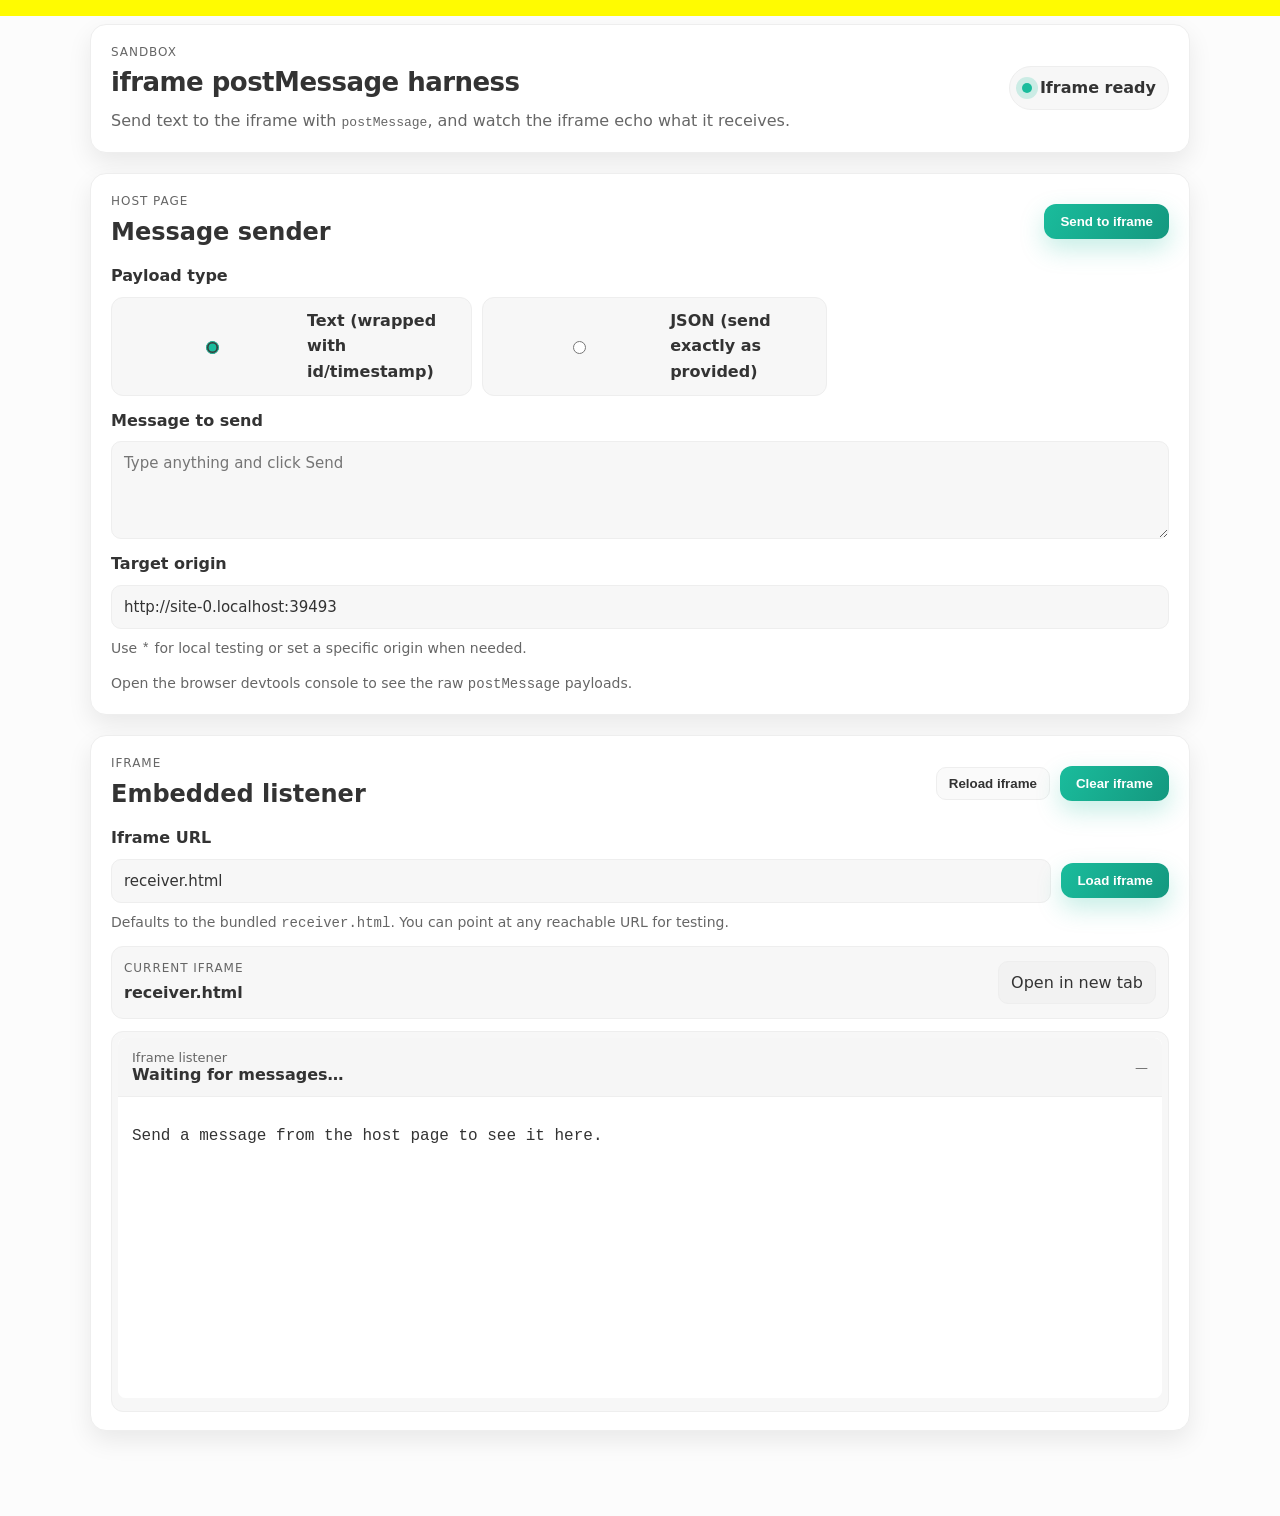
<file: index.html>
<!doctype html>
<html lang="en">
<head>
  <meta charset="utf-8">
  <meta name="viewport" content="width=device-width, initial-scale=1">
  <title>Iframe postMessage Harness</title>
  <link rel="stylesheet" href="styles.css">
</head>
<body>
  <main class="page">
    <header class="banner">
      <div>
        <p class="eyebrow">Sandbox</p>
        <h1>iframe postMessage harness</h1>
        <p class="lede">Send text to the iframe with <code>postMessage</code>, and watch the iframe echo what it receives.</p>
      </div>
      <div class="status">
        <span class="dot" aria-hidden="true"></span>
        <span id="status-text">Waiting for messages</span>
      </div>
    </header>

    <section class="panel">
      <div class="panel__header">
        <div>
          <p class="eyebrow">Host page</p>
          <h2>Message sender</h2>
        </div>
        <button id="send-btn" type="button">Send to iframe</button>
      </div>
      <div class="field">
        <label for="message-mode">Payload type</label>
        <div class="radio-row">
          <label class="pill"><input type="radio" name="message-mode" id="mode-text" value="text" checked> Text (wrapped with id/timestamp)</label>
          <label class="pill"><input type="radio" name="message-mode" id="mode-json" value="json"> JSON (send exactly as provided)</label>
        </div>
      </div>
      <div class="field">
        <label for="message">Message to send</label>
        <textarea id="message" name="message" rows="4" placeholder="Type anything and click Send"></textarea>
      </div>
      <div class="field">
        <label for="target-origin">Target origin</label>
        <input id="target-origin" name="target-origin" type="text" value="*" autocomplete="off">
        <p class="hint">Use <code>*</code> for local testing or set a specific origin when needed.</p>
      </div>
      <p class="hint">Open the browser devtools console to see the raw <code>postMessage</code> payloads.</p>
    </section>

    <section class="panel">
      <div class="panel__header">
        <div>
          <p class="eyebrow">Iframe</p>
          <h2>Embedded listener</h2>
        </div>
        <div class="actions">
          <button id="reload-btn" class="ghost-button" type="button">Reload iframe</button>
          <button id="reset-btn" type="button">Clear iframe</button>
        </div>
      </div>
      <div class="field">
        <label for="frame-src">Iframe URL</label>
        <div class="input-row">
          <input id="frame-src" name="frame-src" type="text" value="receiver.html" autocomplete="off" spellcheck="false">
          <button id="load-btn" type="button">Load iframe</button>
        </div>
        <p class="hint">Defaults to the bundled <code>receiver.html</code>. You can point at any reachable URL for testing.</p>
      </div>
      <div class="frame-meta">
        <div>
          <p class="eyebrow">Current iframe</p>
          <p id="frame-label" class="frame-url">receiver.html</p>
        </div>
        <a id="frame-open" class="ghost-button" href="receiver.html" target="_blank" rel="noreferrer noopener">Open in new tab</a>
      </div>
      <div class="frame-wrap">
        <iframe id="demo-frame" title="Message target" src="receiver.html"></iframe>
      </div>
    </section>
  </main>

  <script src="main.js" type="module"></script>
</body>
</html>
</file>
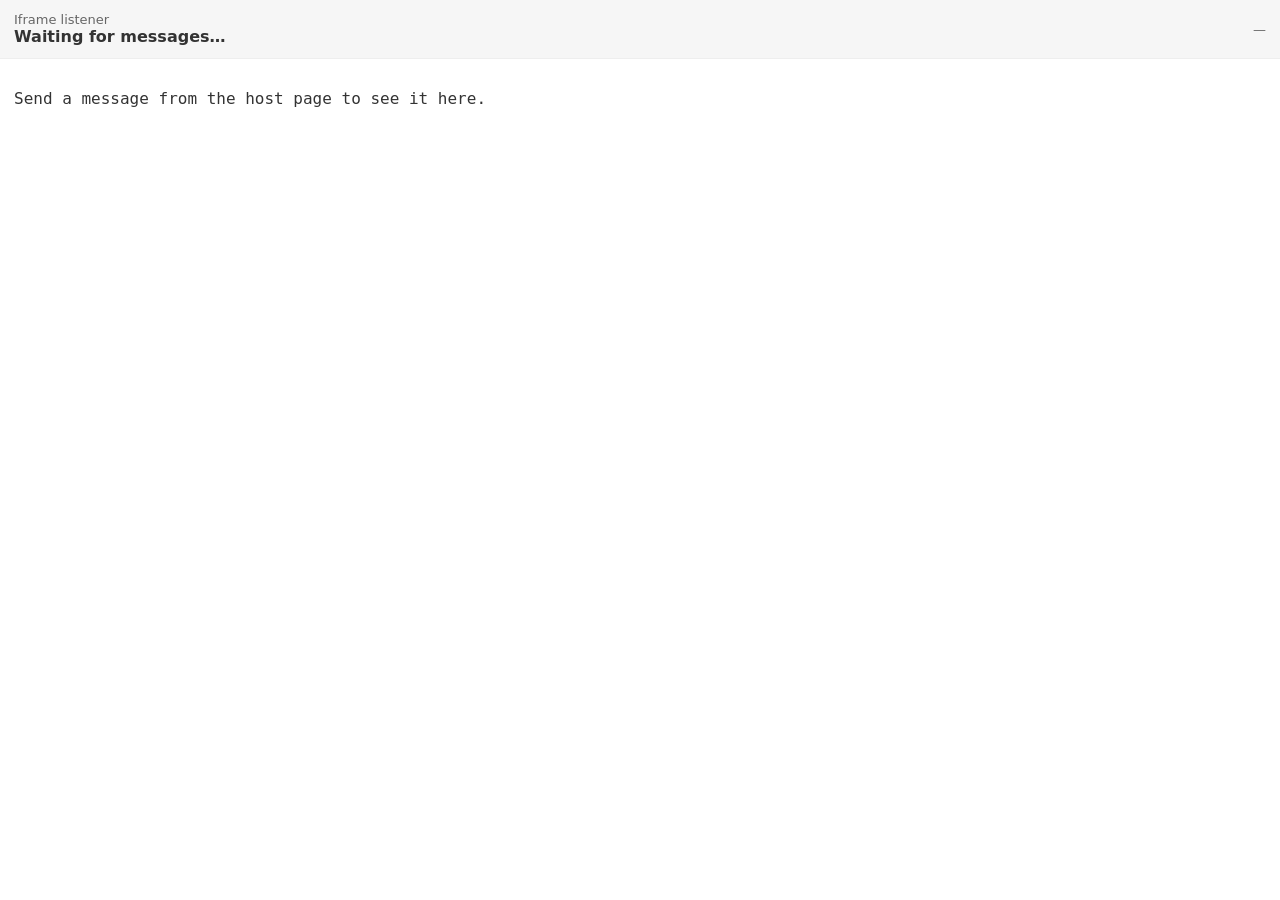
<file: receiver.html>
<!doctype html>
<html lang="en">
<head>
  <meta charset="utf-8">
  <meta name="viewport" content="width=device-width, initial-scale=1">
  <title>Iframe listener</title>
  <style>
    :root {
      color-scheme: light;
      --bg: #fcfcfc;
      --panel: #ffffff;
      --text: #333333;
      --muted: #666666;
      --accent: #1abc9c;
      --stroke: #eeeeee;
      font-family: "Roboto", "Helvetica Neue", system-ui, -apple-system, sans-serif;
    }

    body {
      margin: 0;
      background: var(--panel);
      color: var(--text);
      display: flex;
      flex-direction: column;
      min-height: 100%;
    }

    .receiver__header {
      display: flex;
      align-items: center;
      justify-content: space-between;
      padding: 12px 14px;
      border-bottom: 1px solid var(--stroke);
      background: #f6f6f6;
    }

    .receiver__body {
      padding: 14px;
      font-family: "SFMono-Regular", Menlo, Monaco, Consolas, monospace;
      color: #333333;
      word-break: break-word;
      white-space: pre-wrap;
      flex: 1;
    }

    .receiver__note {
      color: var(--muted);
      font-size: 13px;
    }
  </style>
</head>
<body>
  <div class="receiver__header">
    <div>
      <div class="receiver__note">Iframe listener</div>
      <strong id="origin-label">Waiting for messages…</strong>
    </div>
    <div class="receiver__note" id="timestamp">—</div>
  </div>
  <pre id="output" class="receiver__body">Send a message from the host page to see it here.</pre>

  <script>
    const output = document.getElementById('output');
    const originLabel = document.getElementById('origin-label');
    const timestamp = document.getElementById('timestamp');

    window.addEventListener('message', (event) => {
      const originText = event.origin || 'file://';
      originLabel.textContent = `From ${originText}`;
      timestamp.textContent = new Date().toLocaleTimeString();

      let display = '';
      if (typeof event.data === 'string') {
        display = event.data;
      } else {
        try {
          display = JSON.stringify(event.data, null, 2);
        } catch (err) {
          display = String(event.data);
        }
      }

      output.textContent = display || '(empty payload)';

      if (event.source && typeof event.source.postMessage === 'function') {
        const target = event.origin && event.origin !== 'null' ? event.origin : '*';
        event.source.postMessage(
          {
            type: 'ack',
            text: 'iframe received your message',
            receivedAt: new Date().toISOString(),
          },
          target
        );
      }
    });
  </script>
</body>
</html>
</file>
<file: styles.css>
:root {
  color-scheme: light;
  --bg: #fcfcfc;
  --panel: #ffffff;
  --card: #f7f7f7;
  --accent: #1abc9c;
  --accent-strong: #14987f;
  --text: #333333;
  --muted: #666666;
  --stroke: #eeeeee;
  --shadow: 0 10px 25px rgba(0, 0, 0, 0.08);
  --radius: 16px;
  font-family: "Roboto", "Helvetica Neue", system-ui, -apple-system, sans-serif;
}

*,
*::before,
*::after {
  box-sizing: border-box;
}

body {
  margin: 0;
  min-height: 100vh;
  background:
    linear-gradient(#fffb01 0 16px, transparent 16px),
    var(--bg);
  color: var(--text);
  line-height: 1.6;
  padding: 24px;
}

.page {
  max-width: 1100px;
  margin: 0 auto 64px;
  display: flex;
  flex-direction: column;
  gap: 20px;
}

.banner {
  background: var(--panel);
  border: 1px solid var(--stroke);
  box-shadow: var(--shadow);
  padding: 18px 20px;
  border-radius: var(--radius);
  display: flex;
  align-items: center;
  justify-content: space-between;
  gap: 16px;
}

.banner h1 {
  margin: 0;
  font-size: 26px;
  letter-spacing: -0.02em;
}

.banner .lede {
  margin: 4px 0 0;
  color: var(--muted);
}

.eyebrow {
  margin: 0;
  letter-spacing: 0.08em;
  text-transform: uppercase;
  font-size: 12px;
  color: var(--muted);
}

.panel {
  background: var(--panel);
  border-radius: var(--radius);
  border: 1px solid var(--stroke);
  padding: 18px 20px;
  box-shadow: var(--shadow);
  display: flex;
  flex-direction: column;
  gap: 12px;
}

.panel__header {
  display: flex;
  align-items: center;
  justify-content: space-between;
  gap: 12px;
}

.actions {
  display: inline-flex;
  align-items: center;
  gap: 10px;
}

.panel h2 {
  margin: 2px 0 0;
}

.status {
  display: inline-flex;
  align-items: center;
  gap: 8px;
  padding: 8px 12px;
  background: var(--card);
  border-radius: 99px;
  border: 1px solid var(--stroke);
  font-weight: 600;
}

.dot {
  width: 10px;
  height: 10px;
  display: inline-block;
  background: var(--accent);
  border-radius: 50%;
  box-shadow: 0 0 0 6px rgba(26, 188, 156, 0.2);
}

.field {
  display: flex;
  flex-direction: column;
  gap: 8px;
}

label {
  font-weight: 600;
}

textarea,
input {
  width: 100%;
  background: var(--card);
  color: var(--text);
  border-radius: 10px;
  padding: 12px;
  border: 1px solid var(--stroke);
  font-size: 15px;
  font-family: inherit;
}

textarea:focus,
input:focus,
button:focus-visible {
  outline: 2px solid var(--accent);
  outline-offset: 2px;
}

.hint {
  margin: 0;
  color: var(--muted);
  font-size: 14px;
}

.input-row {
  display: flex;
  align-items: center;
  gap: 10px;
}

.input-row input {
  flex: 1;
}

.input-row button {
  white-space: nowrap;
}

.radio-row {
  display: flex;
  flex-wrap: wrap;
  gap: 10px;
}

.pill {
  display: inline-flex;
  align-items: center;
  gap: 8px;
  padding: 10px 12px;
  border: 1px solid var(--stroke);
  border-radius: 12px;
  background: var(--card);
  cursor: pointer;
  font-weight: 600;
}

.pill input {
  accent-color: var(--accent);
}

.frame-meta {
  display: flex;
  align-items: center;
  justify-content: space-between;
  gap: 12px;
  padding: 12px;
  background: var(--card);
  border: 1px solid var(--stroke);
  border-radius: 12px;
}

.frame-url {
  margin: 2px 0 0;
  font-weight: 700;
  word-break: break-all;
}

.ghost-button {
  display: inline-flex;
  align-items: center;
  gap: 6px;
  padding: 8px 12px;
  border-radius: 10px;
  border: 1px solid var(--stroke);
  color: var(--text);
  text-decoration: none;
  background: rgba(0, 0, 0, 0.02);
  box-shadow: none;
  transition: border-color 120ms ease, background 120ms ease;
}

.ghost-button:hover {
  border-color: var(--accent);
  background: rgba(0, 0, 0, 0.04);
}

button {
  background: linear-gradient(120deg, var(--accent), var(--accent-strong));
  border: none;
  color: #ffffff;
  padding: 10px 16px;
  border-radius: 12px;
  font-weight: 700;
  cursor: pointer;
  box-shadow: 0 10px 25px rgba(26, 188, 156, 0.25);
  transition: transform 120ms ease, box-shadow 120ms ease;
}

button:hover {
  transform: translateY(-1px);
  box-shadow: 0 12px 30px rgba(26, 188, 156, 0.35);
}

button.ghost-button {
  background: rgba(0, 0, 0, 0.02);
  color: var(--text);
  border: 1px solid var(--stroke);
  box-shadow: none;
}

button.ghost-button:hover {
  box-shadow: none;
}

.frame-wrap {
  background: var(--card);
  border: 1px solid var(--stroke);
  border-radius: 12px;
  padding: 6px;
}

iframe {
  width: 100%;
  height: 360px;
  border: none;
  border-radius: 8px;
  background: #ffffff;
}

.receiver {
  margin: 0;
}

.receiver__header {
  display: flex;
  align-items: center;
  justify-content: space-between;
  padding: 12px 14px;
  border-bottom: 1px solid var(--stroke);
  background: #f6f6f6;
}

.receiver__body {
  padding: 14px;
  font-family: "SFMono-Regular", Menlo, Monaco, Consolas, monospace;
  color: #333333;
  word-break: break-word;
  height: 100%;
}

.receiver__note {
  color: var(--muted);
  font-size: 13px;
}

@media (max-width: 720px) {
  body {
    padding: 12px;
  }

  .banner,
  .panel {
    padding: 16px;
  }

  .panel__header {
    flex-direction: column;
    align-items: flex-start;
  }

  .actions {
    width: 100%;
    flex-direction: column;
    align-items: stretch;
  }

  button {
    width: 100%;
  }
}
</file>
